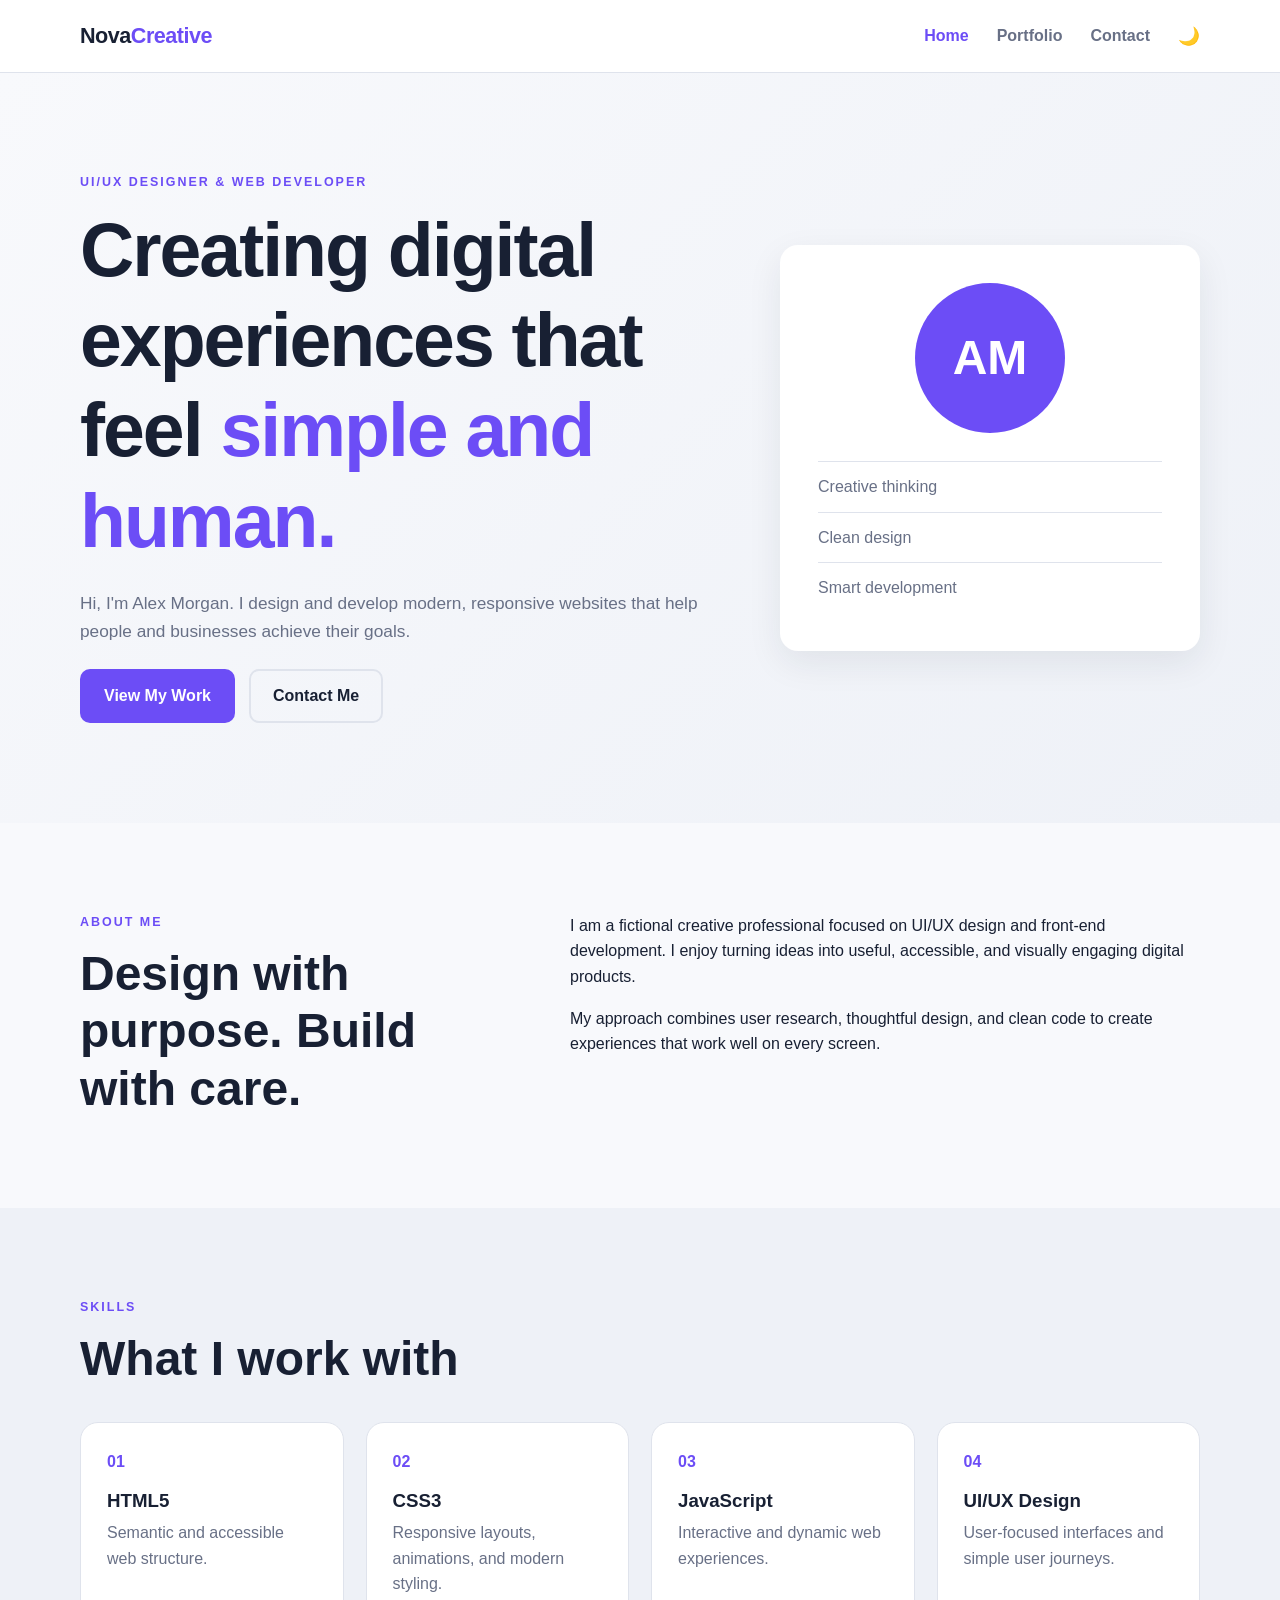
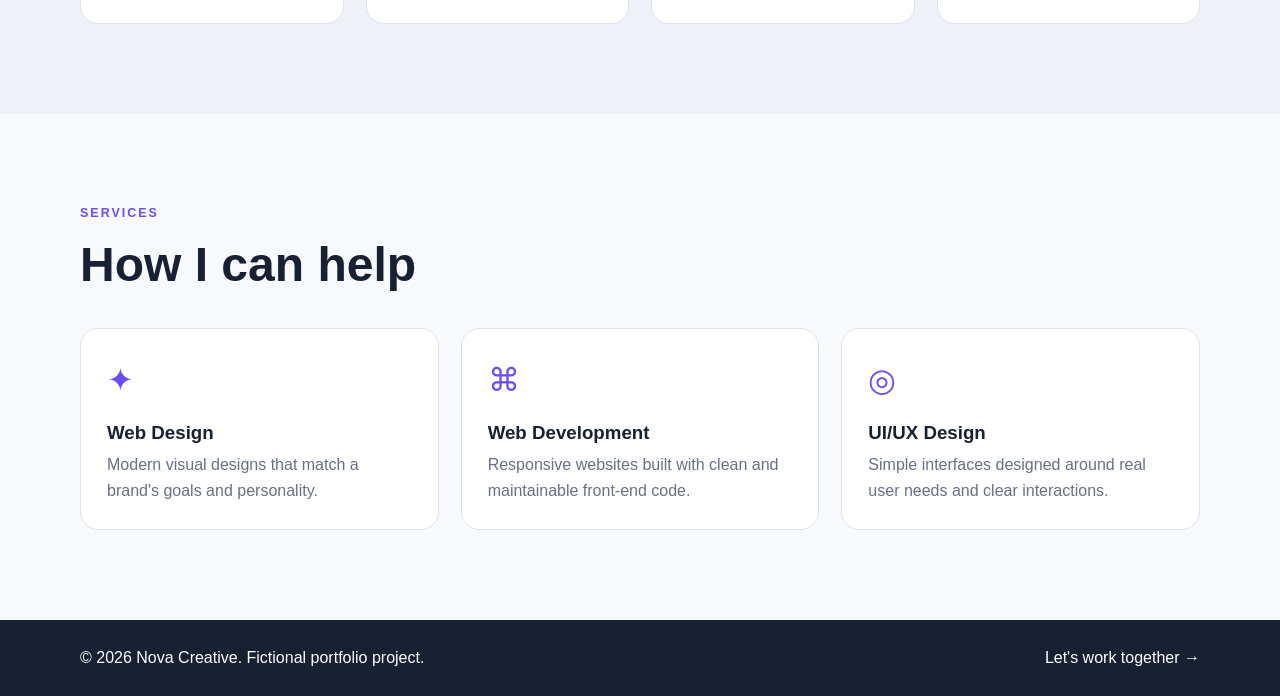
<file: index.html>
<!DOCTYPE html>
<html lang="en">
<head>
    <meta charset="UTF-8">
    <meta name="viewport" content="width=device-width, initial-scale=1.0">
    <meta name="description" content="Nova Creative - UI/UX Designer and Web Developer portfolio.">
    <title>Nova Creative | Home</title>
    <link rel="stylesheet" href="css/style.css">
</head>
<body>
    <header class="site-header">
        <nav class="navbar container" aria-label="Main navigation">
            <a class="logo" href="index.html">Nova<span>Creative</span></a>

            <button class="menu-button" id="menuButton" aria-label="Open navigation menu"
                    aria-expanded="false" aria-controls="navMenu">☰</button>

            <ul class="nav-menu" id="navMenu">
                <li><a class="active" href="index.html">Home</a></li>
                <li><a href="portfolio.html">Portfolio</a></li>
                <li><a href="contact.html">Contact</a></li>
                <li><button class="theme-button" id="themeButton" aria-label="Toggle dark mode">🌙</button></li>
            </ul>
        </nav>
    </header>

    <main>
        <section class="hero">
            <div class="container hero-content">
                <div class="hero-text">
                    <p class="eyebrow">UI/UX Designer & Web Developer</p>
                    <h1>Creating digital experiences that feel <span>simple and human.</span></h1>
                    <p class="hero-description">
                        Hi, I'm Alex Morgan. I design and develop modern, responsive websites
                        that help people and businesses achieve their goals.
                    </p>
                    <div class="hero-actions">
                        <a class="btn btn-primary" href="portfolio.html">View My Work</a>
                        <a class="btn btn-secondary" href="contact.html">Contact Me</a>
                    </div>
                </div>

                <div class="hero-card" aria-label="Designer profile">
                    <div class="profile-placeholder">AM</div>
                    <p>Creative thinking</p>
                    <p>Clean design</p>
                    <p>Smart development</p>
                </div>
            </div>
        </section>

        <section class="section" id="about">
            <div class="container two-column">
                <div>
                    <p class="eyebrow">About Me</p>
                    <h2>Design with purpose. Build with care.</h2>
                </div>
                <div>
                    <p>
                        I am a fictional creative professional focused on UI/UX design and
                        front-end development. I enjoy turning ideas into useful, accessible,
                        and visually engaging digital products.
                    </p>
                    <p>
                        My approach combines user research, thoughtful design, and clean code
                        to create experiences that work well on every screen.
                    </p>
                </div>
            </div>
        </section>

        <section class="section section-muted" id="skills">
            <div class="container">
                <div class="section-heading">
                    <p class="eyebrow">Skills</p>
                    <h2>What I work with</h2>
                </div>

                <div class="skill-grid">
                    <article class="skill-card"><span>01</span><h3>HTML5</h3><p>Semantic and accessible web structure.</p></article>
                    <article class="skill-card"><span>02</span><h3>CSS3</h3><p>Responsive layouts, animations, and modern styling.</p></article>
                    <article class="skill-card"><span>03</span><h3>JavaScript</h3><p>Interactive and dynamic web experiences.</p></article>
                    <article class="skill-card"><span>04</span><h3>UI/UX Design</h3><p>User-focused interfaces and simple user journeys.</p></article>
                </div>
            </div>
        </section>

        <section class="section" id="services">
            <div class="container">
                <div class="section-heading">
                    <p class="eyebrow">Services</p>
                    <h2>How I can help</h2>
                </div>

                <div class="service-grid">
                    <article class="service-card">
                        <div class="service-icon">✦</div>
                        <h3>Web Design</h3>
                        <p>Modern visual designs that match a brand's goals and personality.</p>
                    </article>
                    <article class="service-card">
                        <div class="service-icon">⌘</div>
                        <h3>Web Development</h3>
                        <p>Responsive websites built with clean and maintainable front-end code.</p>
                    </article>
                    <article class="service-card">
                        <div class="service-icon">◎</div>
                        <h3>UI/UX Design</h3>
                        <p>Simple interfaces designed around real user needs and clear interactions.</p>
                    </article>
                </div>
            </div>
        </section>
    </main>

    <footer class="site-footer">
        <div class="container footer-content">
            <p>© 2026 Nova Creative. Fictional portfolio project.</p>
            <a href="contact.html">Let's work together →</a>
        </div>
    </footer>

    <script src="js/main.js"></script>
</body>
</html>
</file>
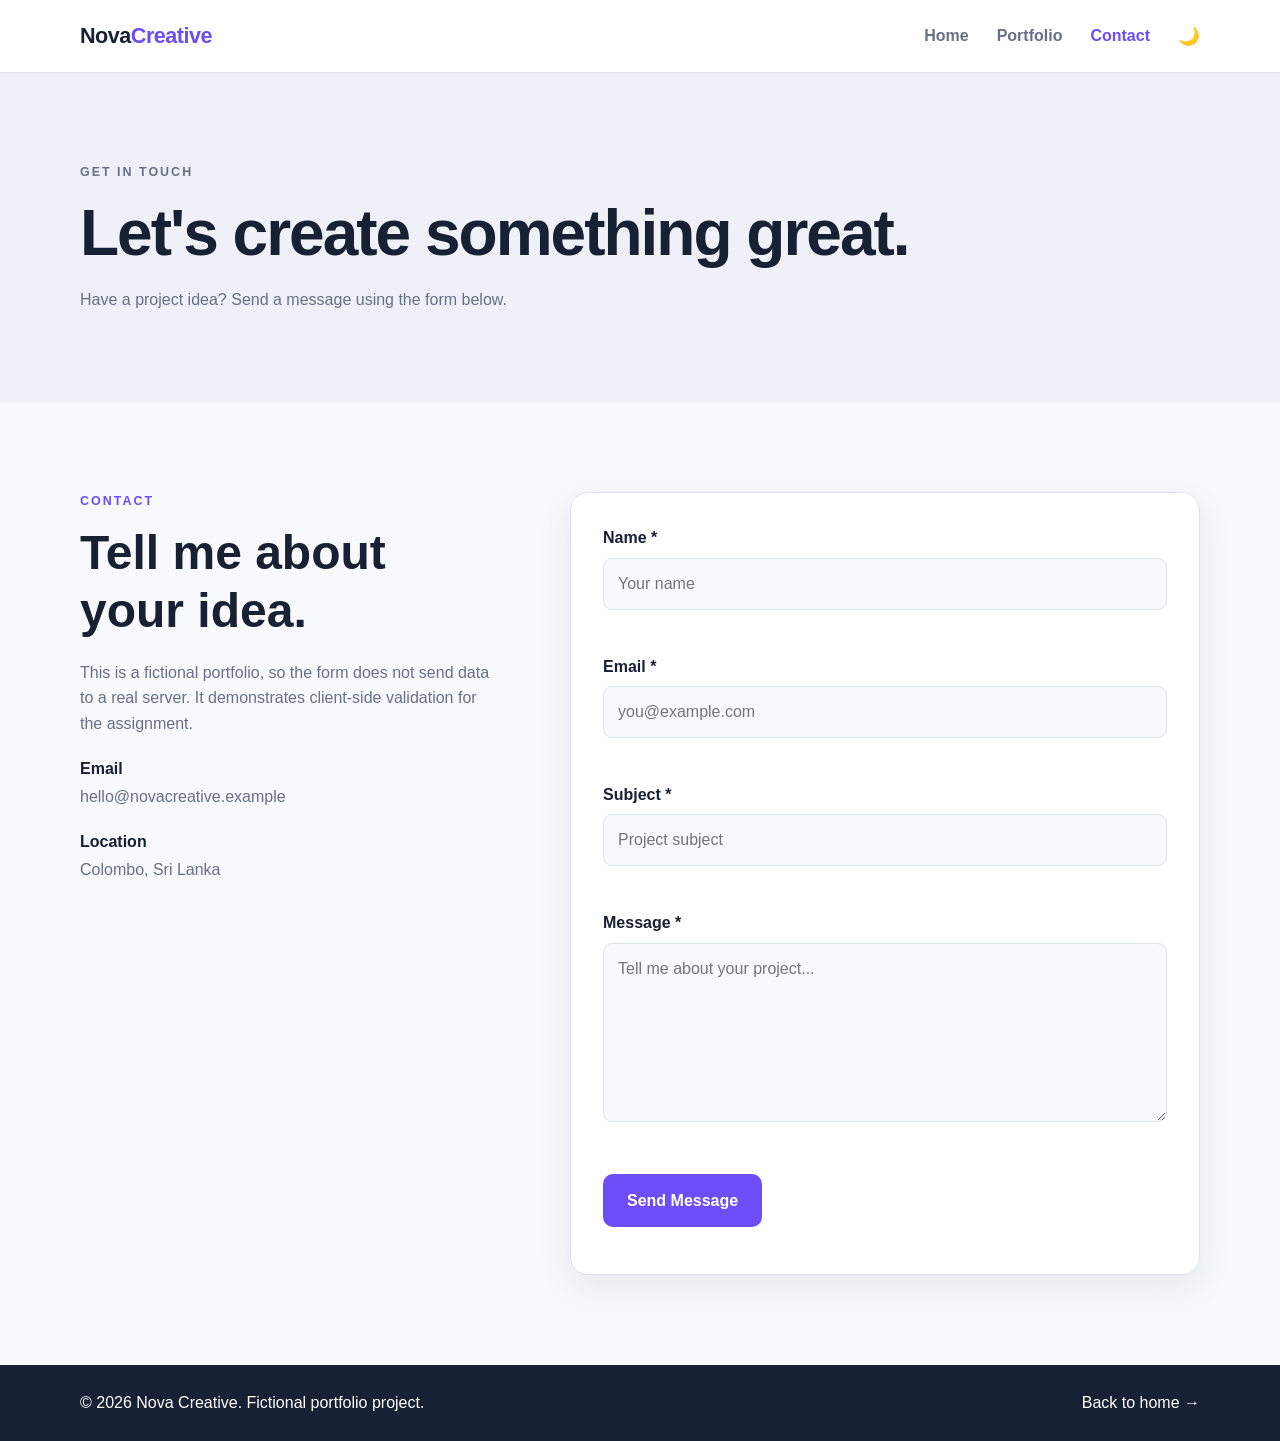
<file: contact.html>
<!DOCTYPE html>
<html lang="en">
<head>
    <meta charset="UTF-8">
    <meta name="viewport" content="width=device-width, initial-scale=1.0">
    <meta name="description" content="Contact Nova Creative.">
    <title>Nova Creative | Contact</title>
    <link rel="stylesheet" href="css/style.css">
</head>
<body>
    <header class="site-header">
        <nav class="navbar container" aria-label="Main navigation">
            <a class="logo" href="index.html">Nova<span>Creative</span></a>

            <button class="menu-button" id="menuButton" aria-label="Open navigation menu"
                    aria-expanded="false" aria-controls="navMenu">☰</button>

            <ul class="nav-menu" id="navMenu">
                <li><a href="index.html">Home</a></li>
                <li><a href="portfolio.html">Portfolio</a></li>
                <li><a class="active" href="contact.html">Contact</a></li>
                <li><button class="theme-button" id="themeButton" aria-label="Toggle dark mode">🌙</button></li>
            </ul>
        </nav>
    </header>

    <main>
        <section class="page-hero">
            <div class="container">
                <p class="eyebrow">Get In Touch</p>
                <h1>Let's create something great.</h1>
                <p>Have a project idea? Send a message using the form below.</p>
            </div>
        </section>

        <section class="section">
            <div class="container contact-layout">
                <div class="contact-info">
                    <p class="eyebrow">Contact</p>
                    <h2>Tell me about your idea.</h2>
                    <p>
                        This is a fictional portfolio, so the form does not send data to a
                        real server. It demonstrates client-side validation for the assignment.
                    </p>

                    <div class="contact-detail">
                        <strong>Email</strong>
                        <span>hello@novacreative.example</span>
                    </div>
                    <div class="contact-detail">
                        <strong>Location</strong>
                        <span>Colombo, Sri Lanka</span>
                    </div>
                </div>

                <form class="contact-form" id="contactForm" novalidate>
                    <div class="form-group">
                        <label for="name">Name *</label>
                        <input type="text" id="name" name="name" autocomplete="name"
                               placeholder="Your name">
                        <small class="error-message" id="nameError"></small>
                    </div>

                    <div class="form-group">
                        <label for="email">Email *</label>
                        <input type="email" id="email" name="email" autocomplete="email"
                               placeholder="you@example.com">
                        <small class="error-message" id="emailError"></small>
                    </div>

                    <div class="form-group">
                        <label for="subject">Subject *</label>
                        <input type="text" id="subject" name="subject"
                               placeholder="Project subject">
                        <small class="error-message" id="subjectError"></small>
                    </div>

                    <div class="form-group">
                        <label for="message">Message *</label>
                        <textarea id="message" name="message" rows="6"
                                  placeholder="Tell me about your project..."></textarea>
                        <small class="error-message" id="messageError"></small>
                    </div>

                    <button class="btn btn-primary" type="submit">Send Message</button>
                    <p class="form-status" id="formMessage" role="status"></p>
                </form>
            </div>
        </section>
    </main>

    <footer class="site-footer">
        <div class="container footer-content">
            <p>© 2026 Nova Creative. Fictional portfolio project.</p>
            <a href="index.html">Back to home →</a>
        </div>
    </footer>

    <script src="js/main.js"></script>
    <script src="js/validation.js"></script>
</body>
</html>
</file>
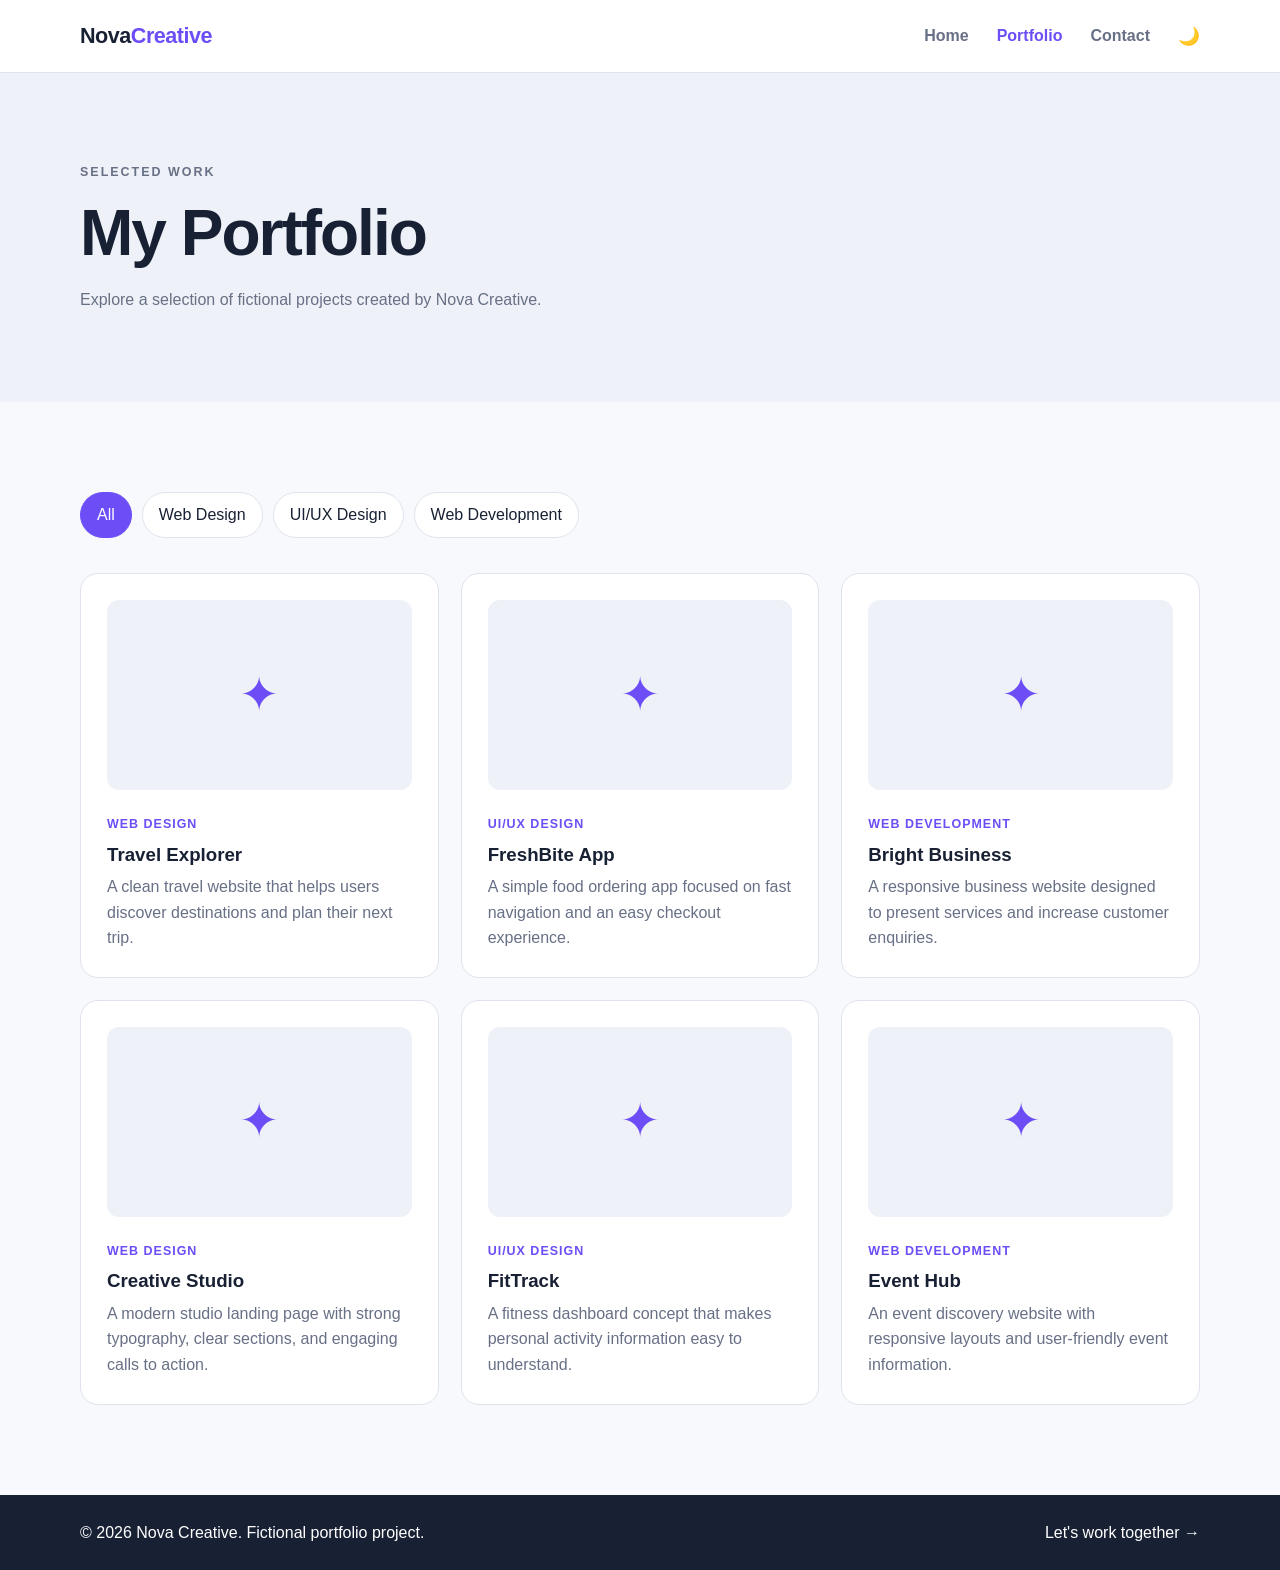
<file: portfolio.html>
<!DOCTYPE html>
<html lang="en">
<head>
    <meta charset="UTF-8">
    <meta name="viewport" content="width=device-width, initial-scale=1.0">
    <meta name="description" content="Nova Creative portfolio projects.">
    <title>Nova Creative | Portfolio</title>
    <link rel="stylesheet" href="css/style.css">
</head>
<body>
    <header class="site-header">
        <nav class="navbar container" aria-label="Main navigation">
            <a class="logo" href="index.html">Nova<span>Creative</span></a>

            <button class="menu-button" id="menuButton" aria-label="Open navigation menu"
                    aria-expanded="false" aria-controls="navMenu">☰</button>

            <ul class="nav-menu" id="navMenu">
                <li><a href="index.html">Home</a></li>
                <li><a class="active" href="portfolio.html">Portfolio</a></li>
                <li><a href="contact.html">Contact</a></li>
                <li><button class="theme-button" id="themeButton" aria-label="Toggle dark mode">🌙</button></li>
            </ul>
        </nav>
    </header>

    <main>
        <section class="page-hero">
            <div class="container">
                <p class="eyebrow">Selected Work</p>
                <h1>My Portfolio</h1>
                <p>Explore a selection of fictional projects created by Nova Creative.</p>
            </div>
        </section>

        <section class="section">
            <div class="container">
                <div class="filter-bar" aria-label="Portfolio filters">
                    <button class="filter-button active" data-filter="All">All</button>
                    <button class="filter-button" data-filter="Web Design">Web Design</button>
                    <button class="filter-button" data-filter="UI/UX Design">UI/UX Design</button>
                    <button class="filter-button" data-filter="Web Development">Web Development</button>
                </div>

                <div class="project-grid" id="projectGrid" aria-live="polite">
                    <p class="loading">Loading projects...</p>
                </div>
            </div>
        </section>
    </main>

    <footer class="site-footer">
        <div class="container footer-content">
            <p>© 2026 Nova Creative. Fictional portfolio project.</p>
            <a href="contact.html">Let's work together →</a>
        </div>
    </footer>

    <script src="js/main.js"></script>
</body>
</html>
</file>
<file: css/style.css>
/* =========================================
   Nova Creative - Main Stylesheet
   ========================================= */

:root {
    --bg: #f8f9fc;
    --surface: #ffffff;
    --surface-muted: #eef1f7;
    --text: #182033;
    --text-muted: #687086;
    --primary: #6c4df6;
    --primary-dark: #5336d4;
    --border: #dfe3ec;
    --shadow: 0 12px 35px rgba(24, 32, 51, 0.08);
    --radius: 18px;
    --max-width: 1120px;
}

* {
    box-sizing: border-box;
    margin: 0;
    padding: 0;
}

html {
    scroll-behavior: smooth;
}

body {
    font-family: Arial, Helvetica, sans-serif;
    background: var(--bg);
    color: var(--text);
    line-height: 1.6;
    transition: background-color 0.3s ease, color 0.3s ease;
}

a {
    color: inherit;
    text-decoration: none;
}

button,
input,
textarea {
    font: inherit;
}

button {
    cursor: pointer;
}

img {
    max-width: 100%;
    display: block;
}

.container {
    width: min(92%, var(--max-width));
    margin-inline: auto;
}

/* Header */
.site-header {
    position: sticky;
    top: 0;
    z-index: 1000;
    background: var(--surface);
    border-bottom: 1px solid var(--border);
}

.navbar {
    min-height: 72px;
    display: flex;
    align-items: center;
    justify-content: space-between;
}

.logo {
    font-size: 1.35rem;
    font-weight: 800;
    letter-spacing: -0.5px;
}

.logo span {
    color: var(--primary);
}

.nav-menu {
    list-style: none;
    display: flex;
    align-items: center;
    gap: 28px;
}

.nav-menu a {
    color: var(--text-muted);
    font-weight: 600;
    transition: color 0.25s ease;
}

.nav-menu a:hover,
.nav-menu a.active {
    color: var(--primary);
}

.menu-button,
.theme-button {
    border: 0;
    background: transparent;
    color: var(--text);
}

.menu-button {
    display: none;
    font-size: 1.5rem;
}

.theme-button {
    font-size: 1.1rem;
}

/* Hero */
.hero {
    padding: 100px 0;
    background: linear-gradient(135deg, var(--bg), var(--surface-muted));
}

.hero-content {
    display: grid;
    grid-template-columns: 1.5fr 1fr;
    gap: 70px;
    align-items: center;
}

.eyebrow {
    color: var(--primary);
    text-transform: uppercase;
    letter-spacing: 2px;
    font-size: 0.78rem;
    font-weight: 800;
    margin-bottom: 12px;
}

h1,
h2,
h3 {
    line-height: 1.2;
}

h1 {
    font-size: clamp(2.5rem, 6vw, 4.7rem);
    letter-spacing: -2px;
}

.hero h1 span {
    color: var(--primary);
}

.hero-description {
    color: var(--text-muted);
    max-width: 650px;
    margin: 24px 0;
    font-size: 1.08rem;
}

.hero-actions {
    display: flex;
    gap: 14px;
    flex-wrap: wrap;
}

.btn {
    display: inline-block;
    border: 2px solid transparent;
    border-radius: 10px;
    padding: 12px 22px;
    font-weight: 700;
    transition: transform 0.25s ease, background-color 0.25s ease;
}

.btn:hover {
    transform: translateY(-3px);
}

.btn-primary {
    background: var(--primary);
    color: #fff;
}

.btn-primary:hover {
    background: var(--primary-dark);
}

.btn-secondary {
    background: transparent;
    border-color: var(--border);
}

.hero-card {
    background: var(--surface);
    border-radius: var(--radius);
    padding: 38px;
    box-shadow: var(--shadow);
    animation: floatCard 4s ease-in-out infinite;
}

.profile-placeholder {
    width: 150px;
    height: 150px;
    display: grid;
    place-items: center;
    margin: 0 auto 28px;
    border-radius: 50%;
    background: var(--primary);
    color: #fff;
    font-size: 3rem;
    font-weight: 800;
}

.hero-card p {
    border-top: 1px solid var(--border);
    padding: 12px 0;
    color: var(--text-muted);
}

/* General sections */
.section {
    padding: 90px 0;
}

.section-muted {
    background: var(--surface-muted);
}

.section-heading {
    margin-bottom: 35px;
}

.two-column {
    display: grid;
    grid-template-columns: 0.8fr 1.2fr;
    gap: 70px;
}

.two-column h2,
.section-heading h2,
.contact-info h2 {
    font-size: clamp(2rem, 4vw, 3rem);
}

.two-column p + p {
    margin-top: 16px;
}

.skill-grid,
.service-grid,
.project-grid {
    display: grid;
    gap: 22px;
}

.skill-grid {
    grid-template-columns: repeat(4, 1fr);
}

.service-grid {
    grid-template-columns: repeat(3, 1fr);
}

.skill-card,
.service-card,
.project-card {
    background: var(--surface);
    border: 1px solid var(--border);
    border-radius: var(--radius);
    padding: 26px;
    transition: transform 0.3s ease, box-shadow 0.3s ease;
}

.skill-card:hover,
.service-card:hover,
.project-card:hover {
    transform: translateY(-8px);
    box-shadow: var(--shadow);
}

.skill-card span {
    color: var(--primary);
    font-weight: 800;
}

.skill-card h3,
.service-card h3 {
    margin: 15px 0 8px;
}

.skill-card p,
.service-card p,
.project-card p,
.page-hero p {
    color: var(--text-muted);
}

.service-icon {
    font-size: 2rem;
    color: var(--primary);
}

/* Page hero */
.page-hero {
    padding: 90px 0;
    background: var(--surface-muted);
}

.page-hero h1 {
    font-size: clamp(2.5rem, 6vw, 4rem);
    margin-bottom: 15px;
}

/* Portfolio */
.filter-bar {
    display: flex;
    flex-wrap: wrap;
    gap: 10px;
    margin-bottom: 35px;
}

.filter-button {
    border: 1px solid var(--border);
    background: var(--surface);
    color: var(--text);
    border-radius: 999px;
    padding: 9px 16px;
    transition: 0.25s ease;
}

.filter-button:hover,
.filter-button.active {
    background: var(--primary);
    color: #fff;
    border-color: var(--primary);
}

.project-grid {
    grid-template-columns: repeat(3, 1fr);
}

.project-image {
    height: 190px;
    border-radius: 12px;
    background: var(--surface-muted);
    display: grid;
    place-items: center;
    margin-bottom: 20px;
    overflow: hidden;
}

.project-image img {
    width: 100%;
    height: 100%;
    object-fit: cover;
}

.project-placeholder {
    font-size: 3rem;
    color: var(--primary);
}

.project-category {
    color: var(--primary);
    font-size: 0.78rem;
    text-transform: uppercase;
    font-weight: 800;
    letter-spacing: 1px;
}

.project-card h3 {
    margin: 8px 0;
}

.loading {
    color: var(--text-muted);
}

/* Contact */
.contact-layout {
    display: grid;
    grid-template-columns: 0.8fr 1.2fr;
    gap: 70px;
}

.contact-info > p:not(.eyebrow) {
    margin: 20px 0;
    color: var(--text-muted);
}

.contact-detail {
    display: grid;
    gap: 2px;
    margin-top: 20px;
}

.contact-detail span {
    color: var(--text-muted);
}

.contact-form {
    background: var(--surface);
    border: 1px solid var(--border);
    border-radius: var(--radius);
    padding: 32px;
    box-shadow: var(--shadow);
}

.form-group {
    margin-bottom: 20px;
}

.form-group label {
    display: block;
    margin-bottom: 7px;
    font-weight: 700;
}

.form-group input,
.form-group textarea {
    width: 100%;
    border: 1px solid var(--border);
    background: var(--bg);
    color: var(--text);
    border-radius: 9px;
    padding: 12px 14px;
    outline: none;
    resize: vertical;
}

.form-group input:focus,
.form-group textarea:focus {
    border-color: var(--primary);
}

.form-group.has-error input,
.form-group.has-error textarea {
    border-color: #d33;
}

.error-message {
    display: block;
    color: #d33;
    min-height: 20px;
    margin-top: 4px;
}

.form-status {
    margin-top: 15px;
    font-weight: 700;
}

/* Footer */
.site-footer {
    background: var(--text);
    color: #fff;
    padding: 25px 0;
}

.footer-content {
    display: flex;
    justify-content: space-between;
    align-items: center;
    gap: 20px;
}

.footer-content a {
    color: #fff;
}

/* Dark mode */
body.dark-mode {
    --bg: #11131a;
    --surface: #191c25;
    --surface-muted: #222631;
    --text: #f2f4f8;
    --text-muted: #adb5c7;
    --border: #343947;
    --shadow: 0 12px 35px rgba(0, 0, 0, 0.25);
}

body.dark-mode .site-footer {
    background: #090a0e;
}

/* Animation */
@keyframes floatCard {
    0%, 100% {
        transform: translateY(0);
    }
    50% {
        transform: translateY(-10px);
    }
}

/* Responsive */
@media (max-width: 900px) {
    .hero-content,
    .two-column,
    .contact-layout {
        grid-template-columns: 1fr;
    }

    .skill-grid {
        grid-template-columns: repeat(2, 1fr);
    }

    .project-grid {
        grid-template-columns: repeat(2, 1fr);
    }
}

@media (max-width: 700px) {
    .navbar {
        position: relative;
    }

    .menu-button {
        display: block;
    }

    .nav-menu {
        display: none;
        position: absolute;
        top: 72px;
        left: 0;
        right: 0;
        padding: 20px;
        background: var(--surface);
        border-bottom: 1px solid var(--border);
        flex-direction: column;
        align-items: flex-start;
    }

    .nav-menu.open {
        display: flex;
    }

    .hero {
        padding: 70px 0;
    }

    .hero-card {
        padding: 28px;
    }

    .skill-grid,
    .service-grid,
    .project-grid {
        grid-template-columns: 1fr;
    }

    .footer-content {
        flex-direction: column;
        align-items: flex-start;
    }
}
</file>
